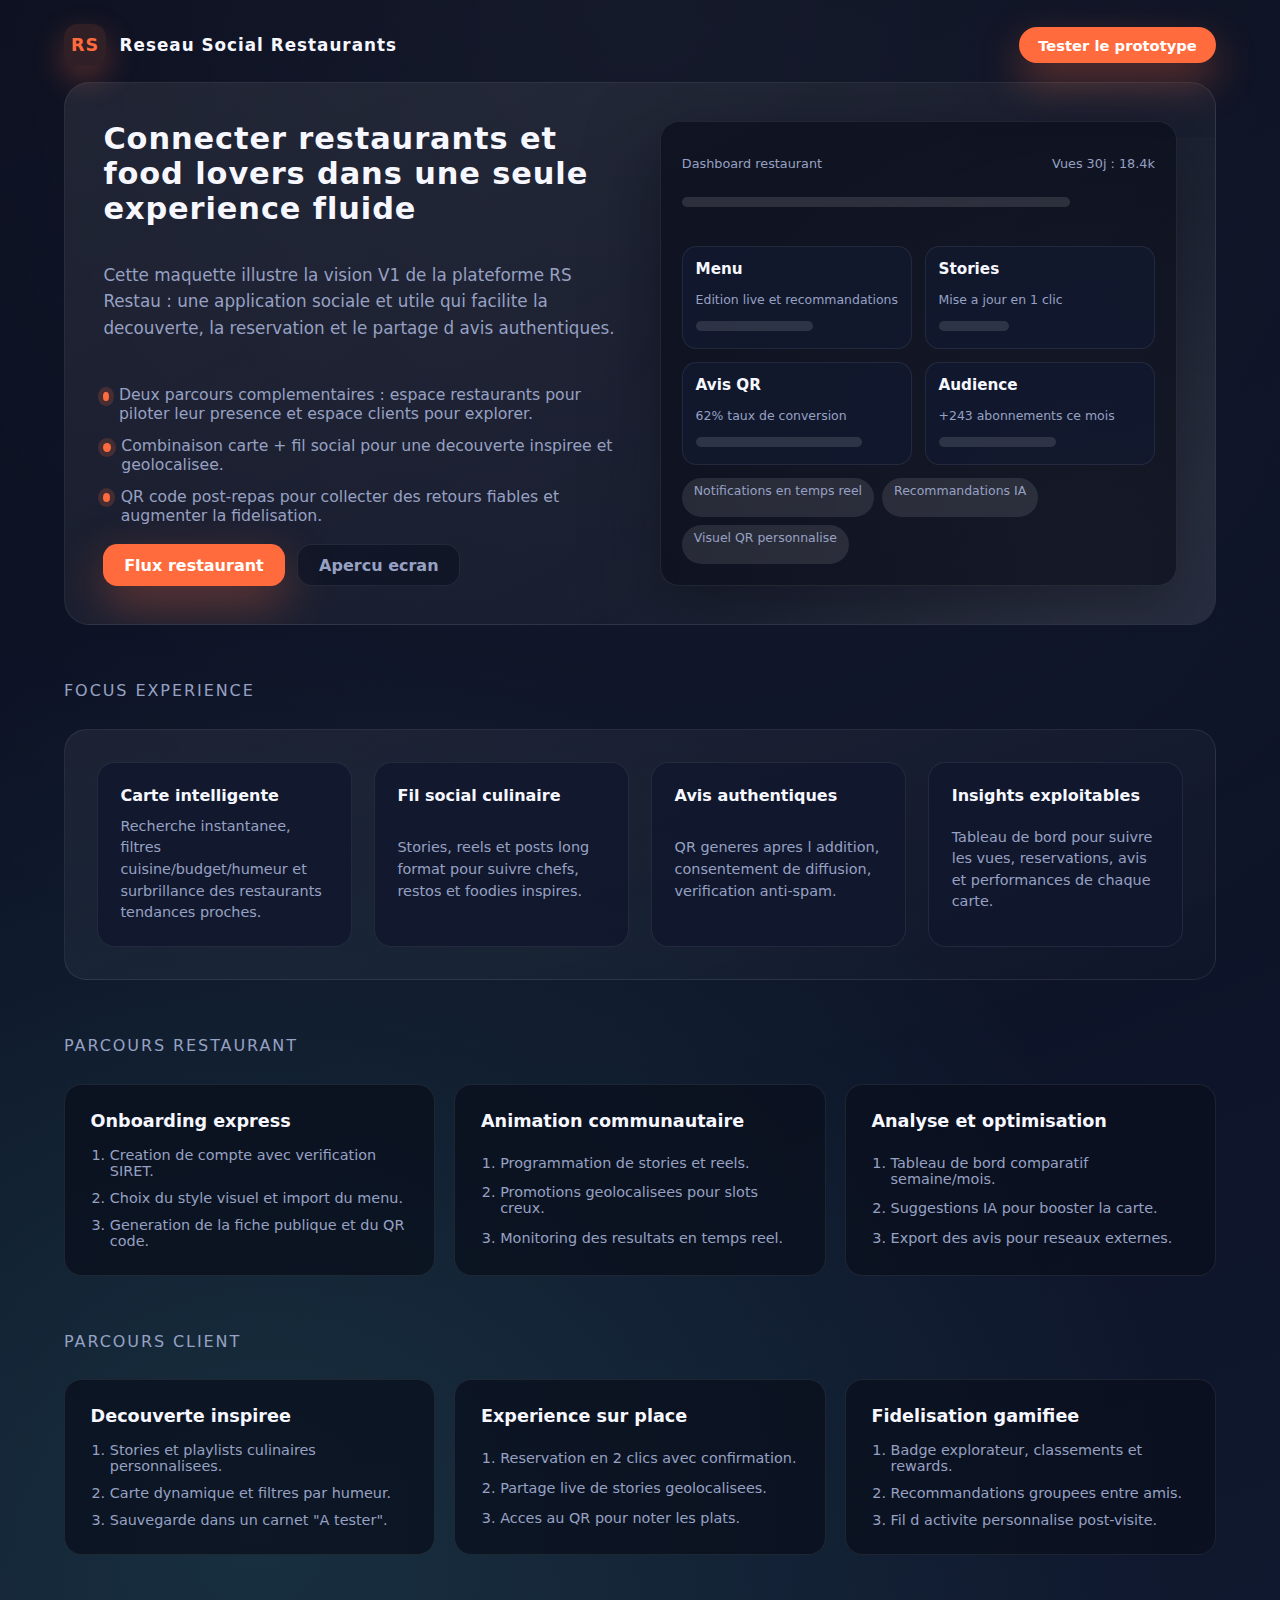
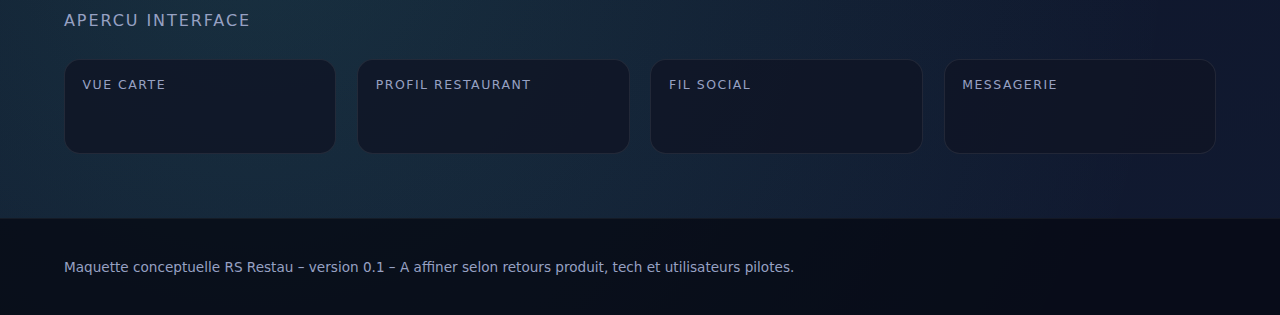
<file: RS restau/mockup.html>
<!DOCTYPE html>
<html lang="fr">
<head>
  <meta charset="UTF-8">
  <title>RS Restau - Premiere maquette</title>
  <meta name="viewport" content="width=device-width, initial-scale=1">
  <style>
    :root {
      --bg:#080c1d;
      --surface:#10172d;
      --surface-alt:#121d36;
      --text:#f7f8ff;
      --muted:#97a1c3;
      --accent:#ff6b3d;
      --accent-soft:rgba(255,107,61,0.15);
      --border:rgba(255,255,255,0.08);
      font-family:"Inter", "Segoe UI", system-ui, sans-serif;
    }
    * { box-sizing:border-box; }
    body {
      margin:0;
      min-height:100vh;
      background:radial-gradient(circle at top, rgba(255,255,255,0.05) 0%, transparent 55%),
        radial-gradient(circle at 20% 80%, rgba(94,234,212,0.12) 0%, transparent 50%),
        linear-gradient(160deg, #080c1d 0%, #111a31 100%);
      color:var(--text);
      display:flex;
      flex-direction:column;
    }
    header {
      display:flex;
      align-items:center;
      justify-content:space-between;
      padding:1.5rem clamp(1.5rem, 5vw, 4rem) 1rem;
    }
    .logo {
      display:flex;
      align-items:center;
      gap:.85rem;
      font-weight:600;
      letter-spacing:.06em;
      font-size:1.05rem;
    }
    .logo span {
      width:42px;
      height:42px;
      border-radius:14px;
      background:var(--accent-soft);
      display:inline-flex;
      align-items:center;
      justify-content:center;
      color:var(--accent);
      font-weight:700;
      font-size:1.1rem;
      box-shadow:0 12px 32px rgba(255,107,61,0.32);
    }
    .top-cta {
      display:inline-flex;
      gap:.5rem;
      align-items:center;
      background:var(--accent);
      color:#fff;
      border-radius:999px;
      padding:.6rem 1.2rem;
      font-size:.92rem;
      text-decoration:none;
      font-weight:600;
      box-shadow:0 18px 40px rgba(255,107,61,0.35);
    }
    main { flex:1; display:flex; flex-direction:column; gap:3.5rem; padding:0 clamp(1.5rem, 5vw, 4rem) 4rem; }
    section { position:relative; }
    section h2 {
      font-size:1.9rem;
      margin:0 0 1rem;
      letter-spacing:.03em;
    }
    section p.lead {
      max-width:540px;
      color:var(--muted);
      line-height:1.6;
      margin:0 0 1.5rem;
      font-size:1.05rem;
    }
    .hero {
      padding:2.4rem;
      border-radius:1.6rem;
      border:1px solid var(--border);
      background:linear-gradient(150deg, rgba(255,255,255,0.08), rgba(255,255,255,0.02));
      display:grid;
      gap:2.5rem;
      grid-template-columns:repeat(auto-fit, minmax(280px, 1fr));
      position:relative;
      overflow:hidden;
    }
    .hero::after {
      content:"";
      position:absolute;
      inset:auto -40% -70% 40%;
      height:160%;
      background:radial-gradient(circle, rgba(255,255,255,0.12), transparent 70%);
      pointer-events:none;
    }
    .hero-copy {
      display:flex;
      flex-direction:column;
      gap:1.2rem;
      position:relative;
      z-index:1;
    }
    .hero-copy ul {
      list-style:none;
      margin:0;
      padding:0;
      display:grid;
      gap:.8rem;
    }
    .hero-copy li {
      display:flex;
      align-items:flex-start;
      gap:.65rem;
      font-size:.98rem;
      color:var(--muted);
    }
    .hero-copy li::before {
      content:"";
      width:9px;
      height:9px;
      margin-top:.4rem;
      border-radius:50%;
      background:var(--accent);
      box-shadow:0 0 0 5px rgba(255,107,61,0.18);
    }
    .hero-visual {
      display:grid;
      gap:1.1rem;
      position:relative;
      z-index:1;
    }
    .screen {
      border-radius:1.2rem;
      border:1px solid rgba(255,255,255,0.08);
      background:rgba(10,13,26,0.7);
      padding:1.3rem;
      display:grid;
      gap:.8rem;
      box-shadow:0 25px 70px rgba(6,8,20,0.5);
    }
    .screen .status {
      display:flex;
      align-items:center;
      justify-content:space-between;
      color:var(--muted);
      font-size:.8rem;
    }
    .screen .fake-line {
      height:10px;
      border-radius:999px;
      background:rgba(255,255,255,0.12);
    }
    .screen .fake-line.short { width:35%; }
    .screen .fake-line.mid { width:58%; }
    .screen .fake-line.long { width:82%; }
    .screen .card-grid {
      display:grid;
      grid-template-columns:repeat(2, minmax(0, 1fr));
      gap:.8rem;
    }
    .mini-card {
      background:rgba(18,26,48,0.75);
      border-radius:.9rem;
      border:1px solid rgba(255,255,255,0.08);
      padding:.8rem;
      display:grid;
      gap:.6rem;
    }
    .mini-card strong { font-size:.95rem; }
    .mini-card span { color:var(--muted); font-size:.78rem; }
    .chips {
      display:flex;
      flex-wrap:wrap;
      gap:.5rem;
    }
    .chip {
      padding:.35rem .75rem;
      border-radius:999px;
      background:rgba(255,255,255,0.1);
      color:var(--muted);
      font-size:.78rem;
    }
    .cta-row {
      display:flex;
      gap:.8rem;
      flex-wrap:wrap;
    }
    .cta-row a {
      text-decoration:none;
      display:inline-flex;
      gap:.45rem;
      align-items:center;
      padding:.65rem 1.3rem;
      border-radius:.9rem;
      font-weight:600;
    }
    .cta-row a.primary {
      background:var(--accent);
      color:#fff;
      box-shadow:0 18px 48px rgba(255,107,61,0.35);
    }
    .cta-row a.ghost {
      border:1px solid var(--border);
      color:var(--muted);
      background:rgba(12,17,34,0.6);
    }
    .section-title {
      display:flex;
      align-items:center;
      gap:.75rem;
      margin-bottom:1.8rem;
      font-size:1rem;
      color:var(--muted);
      letter-spacing:.12em;
      text-transform:uppercase;
    }
    .surface {
      border-radius:1.4rem;
      border:1px solid var(--border);
      background:linear-gradient(160deg, rgba(255,255,255,0.06), rgba(255,255,255,0.01));
      padding:2rem;
      display:grid;
      gap:1.6rem;
    }
    .feature-grid {
      display:grid;
      grid-template-columns:repeat(auto-fit, minmax(220px, 1fr));
      gap:1.4rem;
    }
    .feature-card {
      padding:1.4rem;
      border-radius:1.1rem;
      background:rgba(16,23,45,0.8);
      border:1px solid rgba(255,255,255,0.08);
      display:grid;
      gap:.7rem;
    }
    .feature-card strong { font-size:1rem; }
    .feature-card p {
      margin:0;
      color:var(--muted);
      font-size:.9rem;
      line-height:1.5;
    }
    .flow-grid {
      display:grid;
      grid-template-columns:repeat(auto-fit, minmax(260px, 1fr));
      gap:1.2rem;
    }
    .flow-card {
      border-radius:1.1rem;
      padding:1.6rem;
      border:1px solid rgba(255,255,255,0.08);
      background:rgba(10,15,28,0.75);
      display:grid;
      gap:1rem;
    }
    .flow-card h3 { margin:0; font-size:1.1rem; }
    .flow-card ol {
      margin:0;
      padding-left:1.2rem;
      display:grid;
      gap:.7rem;
      color:var(--muted);
      font-size:.9rem;
    }
    .preview-grid {
      display:grid;
      grid-template-columns:repeat(auto-fit, minmax(240px, 1fr));
      gap:1.3rem;
    }
    .preview-card {
      border-radius:1rem;
      padding:1.1rem;
      background:rgba(15,20,36,0.8);
      border:1px solid rgba(255,255,255,0.08);
      display:grid;
      gap:.9rem;
    }
    .preview-card .label {
      font-size:.78rem;
      color:var(--muted);
      text-transform:uppercase;
      letter-spacing:.12em;
    }
    footer {
      padding:2.5rem clamp(1.5rem, 5vw, 4rem);
      color:var(--muted);
      font-size:.85rem;
      border-top:1px solid rgba(255,255,255,0.05);
      background:rgba(6,8,18,0.75);
    }
    @media (max-width: 720px) {
      header { flex-direction:column; gap:1rem; align-items:flex-start; }
      .hero { padding:1.8rem; }
      main { padding:0 1.5rem 3rem; }
    }
  </style>
</head>
<body>
<header>
  <div class="logo"><span>RS</span>Reseau Social Restaurants</div>
  <a class="top-cta" href="#prototype">Tester le prototype</a>
</header>

<main>
  <section id="vision" class="hero">
    <div class="hero-copy">
      <h2>Connecter restaurants et food lovers dans une seule experience fluide</h2>
      <p class="lead">Cette maquette illustre la vision V1 de la plateforme RS Restau&nbsp;: une application sociale et utile qui facilite la decouverte, la reservation et le partage d avis authentiques.</p>
      <ul>
        <li>Deux parcours complementaires : espace restaurants pour piloter leur presence et espace clients pour explorer.</li>
        <li>Combinaison carte + fil social pour une decouverte inspiree et geolocalisee.</li>
        <li>QR code post-repas pour collecter des retours fiables et augmenter la fidelisation.</li>
      </ul>
      <div class="cta-row">
        <a class="primary" href="#flux-restaurants">Flux restaurant</a>
        <a class="ghost" href="#captures">Apercu ecran</a>
      </div>
    </div>
    <div class="hero-visual">
      <div class="screen">
        <div class="status"><span>Dashboard restaurant</span><span>Vues 30j : 18.4k</span></div>
        <div class="fake-line long"></div>
        <div class="card-grid">
          <div class="mini-card">
            <strong>Menu</strong>
            <span>Edition live et recommandations</span>
            <div class="fake-line mid"></div>
          </div>
          <div class="mini-card">
            <strong>Stories</strong>
            <span>Mise a jour en 1 clic</span>
            <div class="fake-line short"></div>
          </div>
          <div class="mini-card">
            <strong>Avis QR</strong>
            <span>62% taux de conversion</span>
            <div class="fake-line long"></div>
          </div>
          <div class="mini-card">
            <strong>Audience</strong>
            <span>+243 abonnements ce mois</span>
            <div class="fake-line mid"></div>
          </div>
        </div>
        <div class="chips">
          <span class="chip">Notifications en temps reel</span>
          <span class="chip">Recommandations IA</span>
          <span class="chip">Visuel QR personnalise</span>
        </div>
      </div>
    </div>
  </section>

  <section id="features">
    <div class="section-title">Focus experience</div>
    <div class="surface">
      <div class="feature-grid">
        <div class="feature-card">
          <strong>Carte intelligente</strong>
          <p>Recherche instantanee, filtres cuisine/budget/humeur et surbrillance des restaurants tendances proches.</p>
        </div>
        <div class="feature-card">
          <strong>Fil social culinaire</strong>
          <p>Stories, reels et posts long format pour suivre chefs, restos et foodies inspires.</p>
        </div>
        <div class="feature-card">
          <strong>Avis authentiques</strong>
          <p>QR generes apres l addition, consentement de diffusion, verification anti-spam.</p>
        </div>
        <div class="feature-card">
          <strong>Insights exploitables</strong>
          <p>Tableau de bord pour suivre les vues, reservations, avis et performances de chaque carte.</p>
        </div>
      </div>
    </div>
  </section>

  <section id="flux-restaurants">
    <div class="section-title">Parcours restaurant</div>
    <div class="flow-grid">
      <article class="flow-card">
        <h3>Onboarding express</h3>
        <ol>
          <li>Creation de compte avec verification SIRET.</li>
          <li>Choix du style visuel et import du menu.</li>
          <li>Generation de la fiche publique et du QR code.</li>
        </ol>
      </article>
      <article class="flow-card">
        <h3>Animation communautaire</h3>
        <ol>
          <li>Programmation de stories et reels.</li>
          <li>Promotions geolocalisees pour slots creux.</li>
          <li>Monitoring des resultats en temps reel.</li>
        </ol>
      </article>
      <article class="flow-card">
        <h3>Analyse et optimisation</h3>
        <ol>
          <li>Tableau de bord comparatif semaine/mois.</li>
          <li>Suggestions IA pour booster la carte.</li>
          <li>Export des avis pour reseaux externes.</li>
        </ol>
      </article>
    </div>
  </section>

  <section id="flux-clients">
    <div class="section-title">Parcours client</div>
    <div class="flow-grid">
      <article class="flow-card">
        <h3>Decouverte inspiree</h3>
        <ol>
          <li>Stories et playlists culinaires personnalisees.</li>
          <li>Carte dynamique et filtres par humeur.</li>
          <li>Sauvegarde dans un carnet "A tester".</li>
        </ol>
      </article>
      <article class="flow-card">
        <h3>Experience sur place</h3>
        <ol>
          <li>Reservation en 2 clics avec confirmation.</li>
          <li>Partage live de stories geolocalisees.</li>
          <li>Acces au QR pour noter les plats.</li>
        </ol>
      </article>
      <article class="flow-card">
        <h3>Fidelisation gamifiee</h3>
        <ol>
          <li>Badge explorateur, classements et rewards.</li>
          <li>Recommandations groupees entre amis.</li>
          <li>Fil d activite personnalise post-visite.</li>
        </ol>
      </article>
    </div>
  </section>

  <section id="captures">
    <div class="section-title">Apercu interface</div>
    <div class="preview-grid">
      <div class="preview-card">
        <span class="label">Vue carte</span>
        <div class="fake-line long"></div>
        <div class="fake-line mid"></div>
        <div class="fake-line long"></div>
      </div>
      <div class="preview-card">
        <span class="label">Profil restaurant</span>
        <div class="fake-line long"></div>
        <div class="fake-line mid"></div>
        <div class="fake-line long"></div>
      </div>
      <div class="preview-card">
        <span class="label">Fil social</span>
        <div class="fake-line long"></div>
        <div class="fake-line mid"></div>
        <div class="fake-line long"></div>
      </div>
      <div class="preview-card">
        <span class="label">Messagerie</span>
        <div class="fake-line long"></div>
        <div class="fake-line mid"></div>
        <div class="fake-line long"></div>
      </div>
    </div>
  </section>
</main>

<footer>
  Maquette conceptuelle RS Restau &ndash; version 0.1 &ndash; A affiner selon retours produit, tech et utilisateurs pilotes.
</footer>
</body>
</html>
</file>
